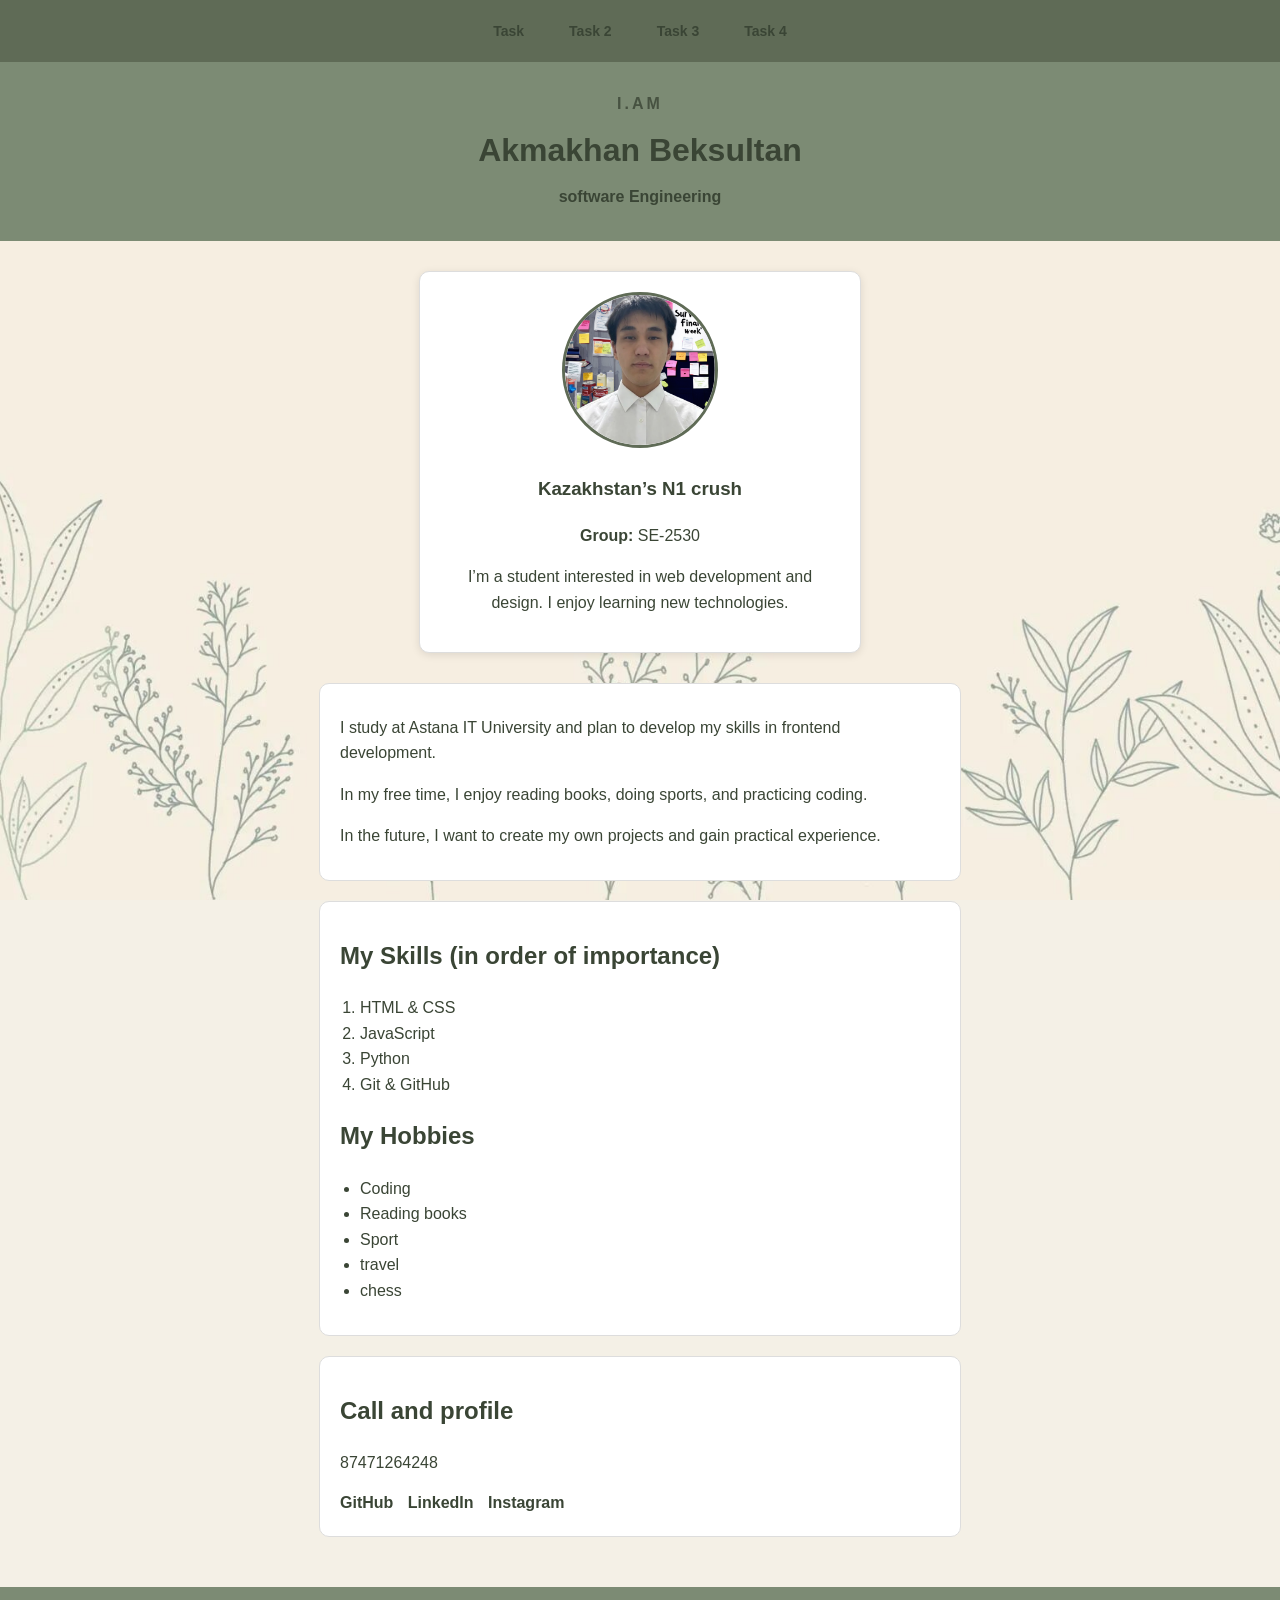
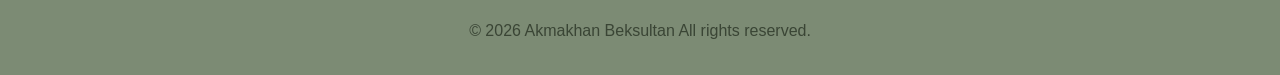
<file: main/B/task 1/index.html>
<!DOCTYPE html>
<html lang="kk">
<head>
  <meta charset="UTF-8">
  <meta name="viewport" content="width=device-width, initial-scale=1.0">
  <title>Beks</title>
  <link rel="stylesheet" href="styles.css">
</head>
<body>

  <nav class="navbar">
    <a href="index.html">Task</a>
    <a href="index2.html">Task 2</a>
    <a href="index3.html">Task 3</a>
    <a href="task4.html">Task 4</a>
  </nav>

  <header id="main-header">
    <h1 class="eyebrow">I.AM</h1>
    <h1 class="main-name">Akmakhan Beksultan</h1>
    <h2>software Engineering</h2>
  </header>

  <main>

    <section class="profile-card">
      <img src="b.jpg" alt="Менің суретім" class="profile-img" height="500" width="500">
      <h3>Kazakhstan’s N1 crush</h3>

      <p><strong>Group:</strong> SE-2530</p>
      <p>I’m a student interested in web development and design. I enjoy learning new technologies.</p>
    </section>

    <section class="about">
      <p>I study at Astana IT University and plan to develop my skills in frontend development.</p>
      <p>In my free time, I enjoy reading books, doing sports, and practicing coding.</p>
      <p>In the future, I want to create my own projects and gain practical experience.</p>
    </section>

    <section class="skills">
      <h2>My Skills (in order of importance)</h2>
      <ol>
        <li>HTML & CSS</li>
        <li>JavaScript</li>
        <li>Python</li>
        <li>Git & GitHub</li>
      </ol>

      <h2>My Hobbies</h2>
      <ul>
        <li>Coding</li>
        <li>Reading books</li>
        
        <li>Sport</li>
        <li>travel</li>
        <li>chess</li>
      </ul>
    </section>

    <section class="links">
      <h2>Call and profile</h2>
      <ul class="contact-list">
        <li>87471264248</li>
      </ul>
      <a href="https://github.com/" target="_blank">GitHub</a>
      <a href="https://linkedin.com/" target="_blank">LinkedIn</a>
      <a href="https://instagram.com/" target="_blank">Instagram</a>
    </section>

  </main>

  <footer>
    <p>© 2026 Akmakhan Beksultan All rights reserved.</p>
  </footer>

</body>
</html>
</file>
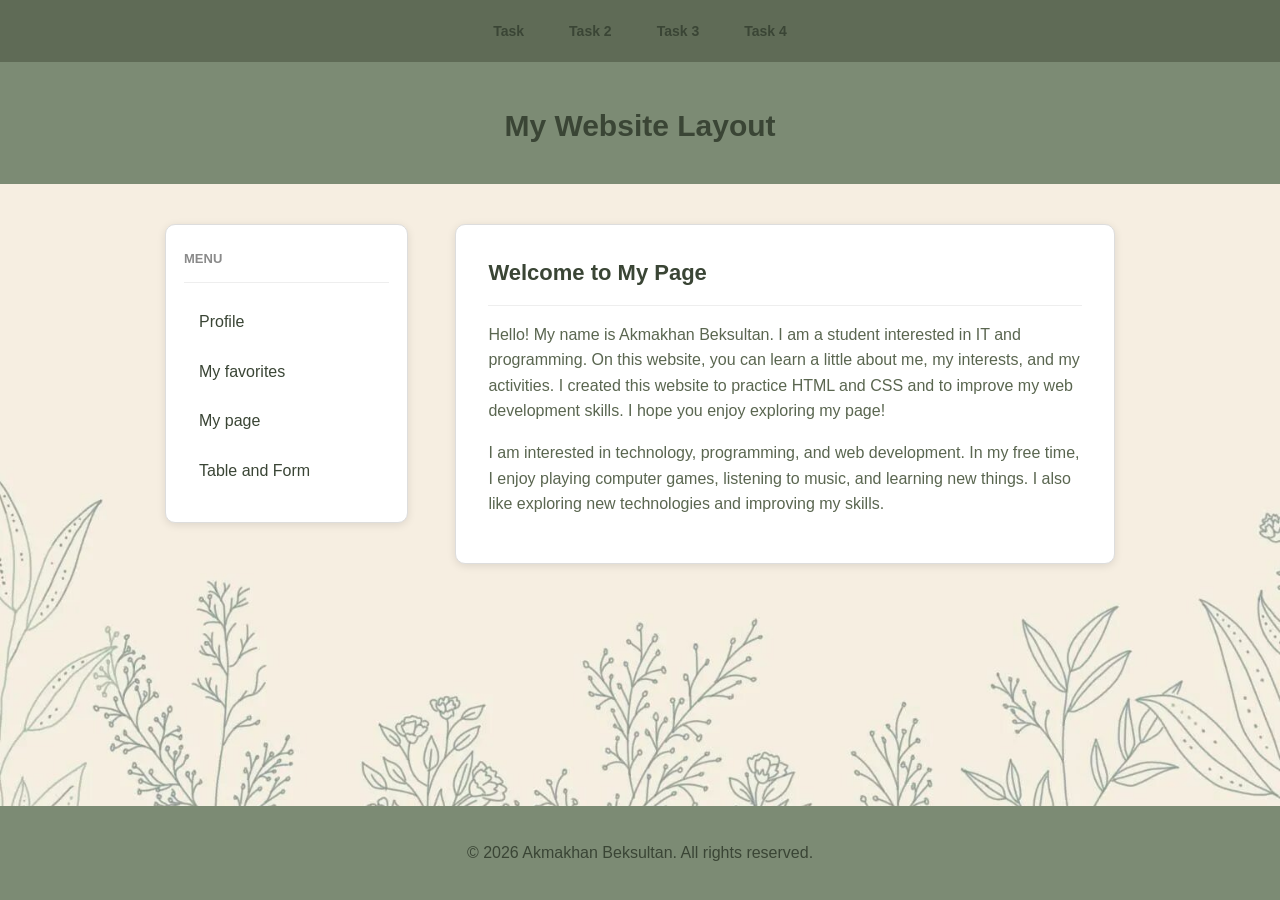
<file: main/B/task 1/index2.html>
<!DOCTYPE html>
<html lang="kk">
<head>
  <meta charset="UTF-8">
  <meta name="viewport" content="width=device-width, initial-scale=1.0">
  <title>Task 2 - Layout</title>
  <link rel="stylesheet" href="styles.css">
</head>
<body>

  <nav class="navbar">
    <a href="index.html">Task</a>
    <a href="index2.html">Task 2</a>
    <a href="index3.html">Task 3</a>
    <a href="task4.html">Task 4</a>
  </nav>

  <div id="t2-header">
    <h1>My Website Layout</h1>
  </div>

  <div id="t2-page">

    <div id="t2-sidebar">
      <h2>Menu</h2>
      <ul>
        <li><a href="index.html">Profile</a></li>
        <li><a href="index3.html">My favorites</a></li>
        <li><a href="index2.html">My page</a></li>
        <li><a href="index4.html">Table and Form</a></li>
      </ul>
    </div>

    <div id="t2-main">
      <h2>Welcome to My Page</h2>
      <p>
        Hello! My name is Akmakhan Beksultan. I am a student interested in IT and programming. On this website, you can learn a little about me, my interests, and my activities.

I created this website to practice HTML and CSS and to improve my web development skills. I hope you enjoy exploring my page!
      </p>
      <p>
        I am interested in technology, programming, and web development. In my free time, I enjoy playing computer games, listening to music, and learning new things. I also like exploring new technologies and improving my skills.
      </p>
    </div>

    <div id="t2-clear"></div>

  </div>

  <div id="t2-footer">
    <p>&copy; 2026 Akmakhan Beksultan. All rights reserved.</p>
  </div>

</body>
</html>
</file>
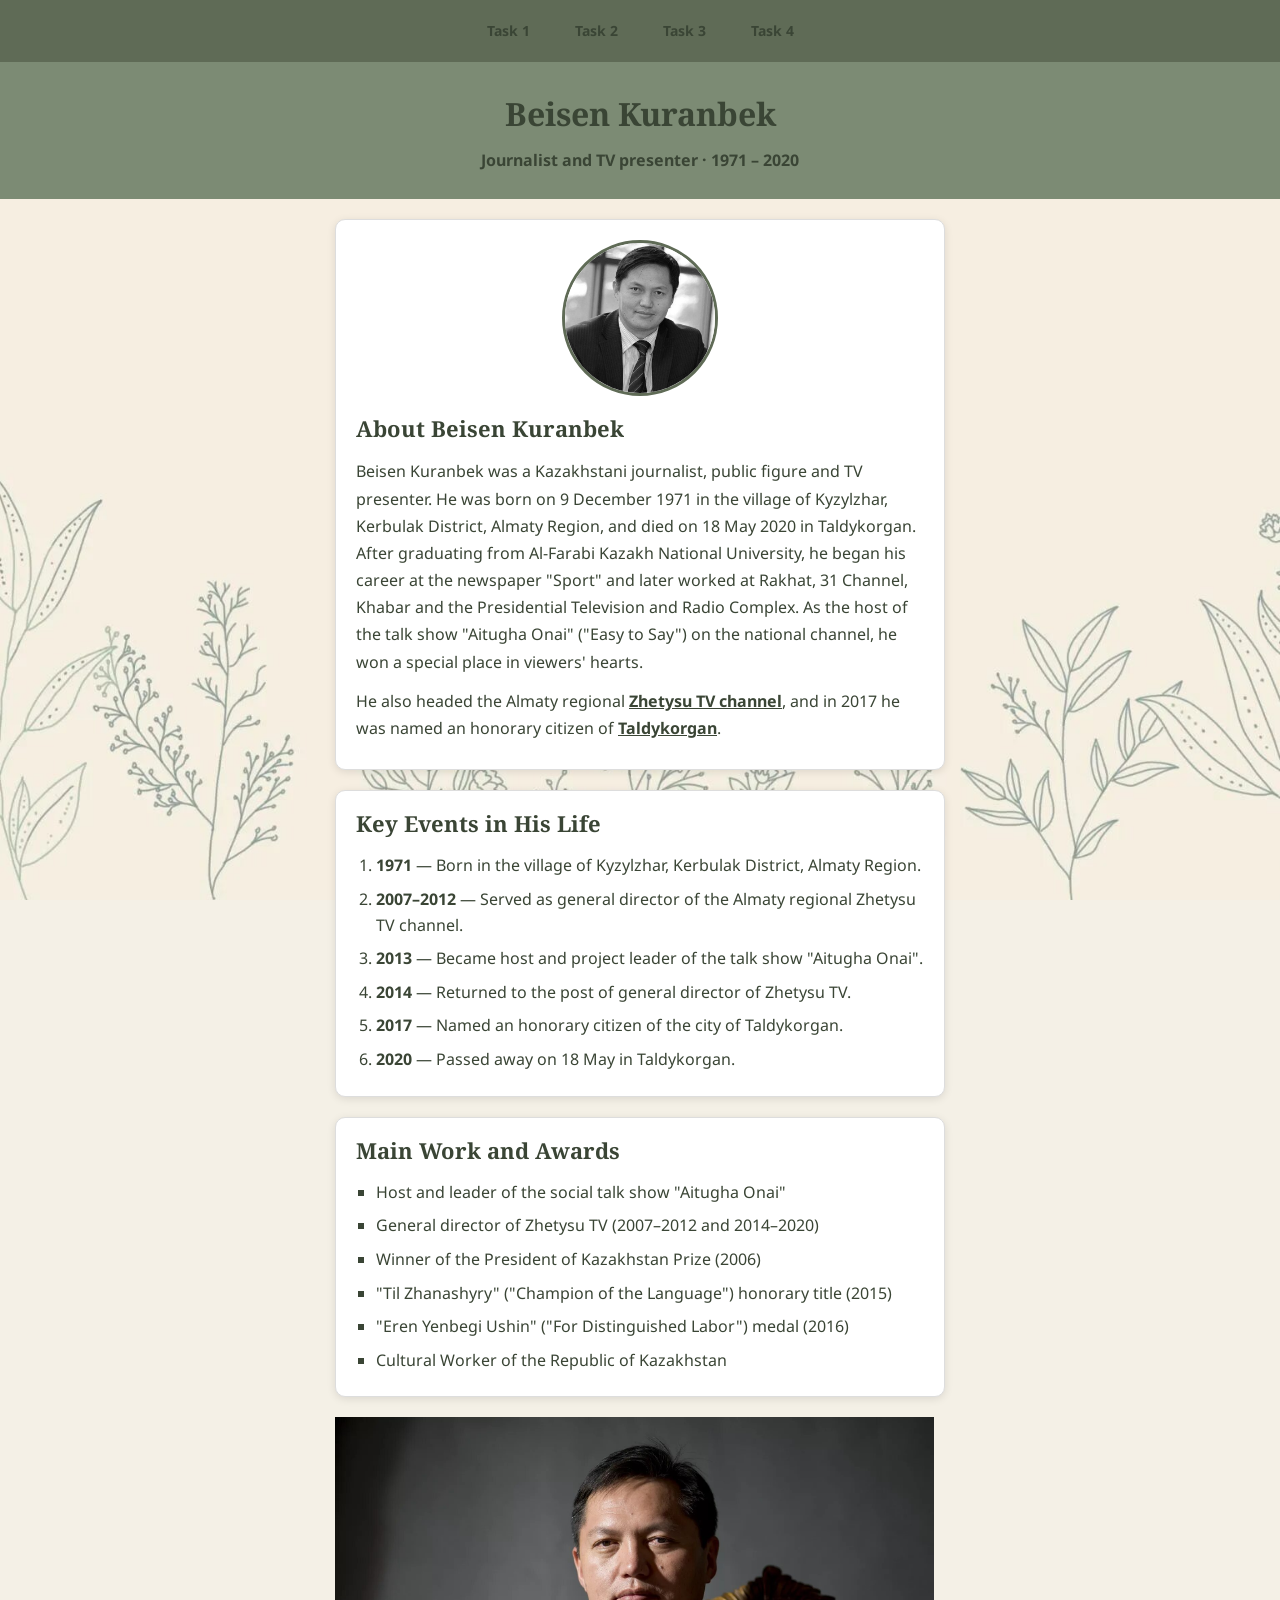
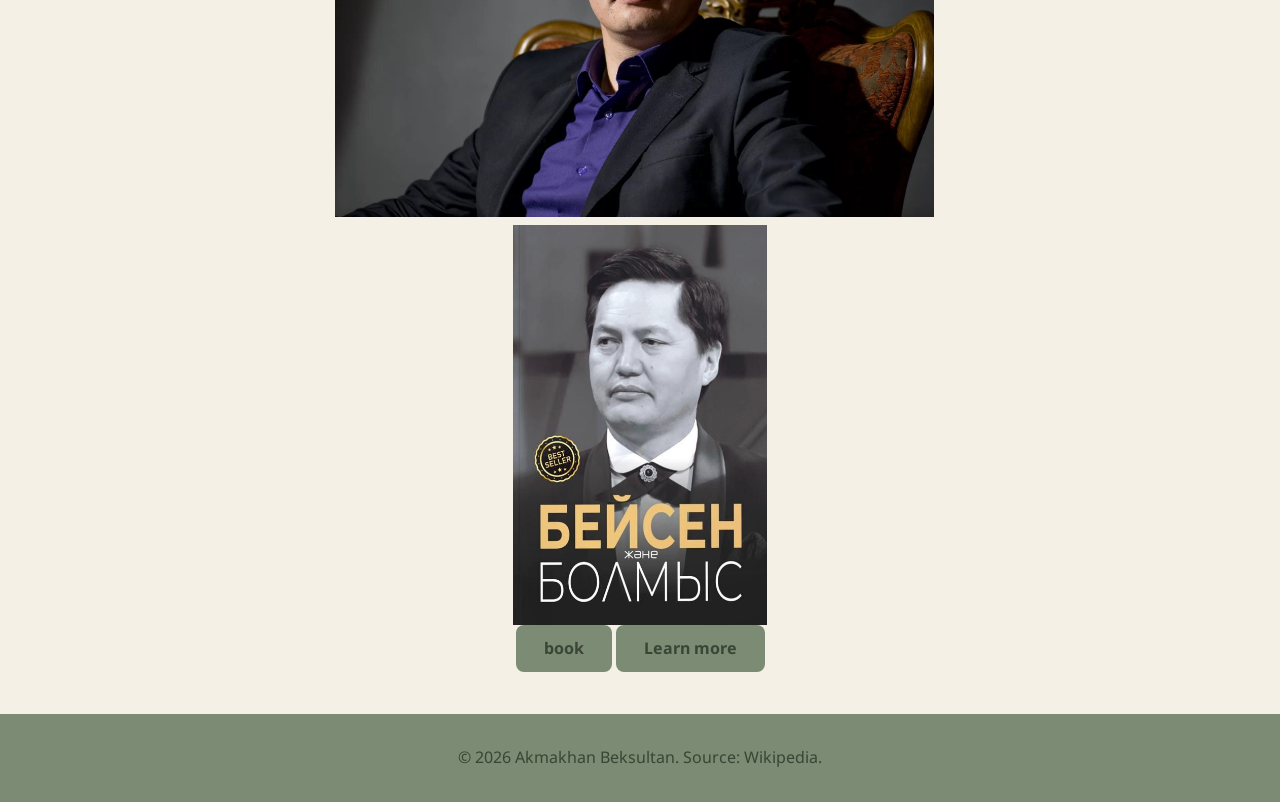
<file: main/B/task 1/index3.html>
<!DOCTYPE html>
<html lang="en">
<head>
  <meta charset="UTF-8">
  <meta name="viewport" content="width=device-width, initial-scale=1.0">
  <title>Task 3 - Tribute Page</title>

  <link rel="preconnect" href="https://fonts.googleapis.com">
  <link rel="preconnect" href="https://fonts.gstatic.com" crossorigin>
  <link href="https://fonts.googleapis.com/css2?family=Noto+Sans:wght@400;600&family=Noto+Serif:wght@400;700&display=swap" rel="stylesheet">

  <link rel="stylesheet" href="styles.css">
</head>
<body class="tribute">

  <nav class="navbar">
    <a href="index.html">Task 1</a>
    <a href="index2.html">Task 2</a>
    <a href="index3.html">Task 3</a>
    <a href="index4.html">Task 4</a>
  </nav>

  <header id="t3-header">
    <h1>Beisen Kuranbek</h1>
    <h3>Journalist and TV presenter · 1971 – 2020</h3>
  </header>

  <main class="content">

    <section class="t3-intro">
      <img class="t3-portrait" src="kk.jpeg"
           alt="Portrait of Beisen Kuranbek, journalist and TV presenter">

      <h2>About Beisen Kuranbek</h2>
      <p>
        Beisen Kuranbek was a Kazakhstani journalist, public figure and TV presenter.
        He was born on 9 December 1971 in the village of Kyzylzhar, Kerbulak District, Almaty Region,
        and died on 18 May 2020 in Taldykorgan.
        After graduating from Al-Farabi Kazakh National University, he began his career at the newspaper "Sport"
        and later worked at Rakhat, 31 Channel, Khabar and the Presidential Television and Radio Complex.
        As the host of the talk show "Aitugha Onai" ("Easy to Say") on the national channel,
        he won a special place in viewers' hearts.
      </p>
      <p>
        He also headed the Almaty regional
        <a href="https://kk.wikipedia.org/wiki/%D0%96%D0%B5%D1%82%D1%96%D1%81%D1%83_(%D1%82%D0%B5%D0%BB%D0%B5%D0%B0%D1%80%D0%BD%D0%B0)"
           target="_blank" rel="noopener">Zhetysu TV channel</a>,
        and in 2017 he was named an honorary citizen of
        <a href="https://kk.wikipedia.org/wiki/%D0%A2%D0%B0%D0%BB%D0%B4%D1%8B%D2%9B%D0%BE%D1%80%D2%93%D0%B0%D0%BD"
           target="_blank" rel="noopener">Taldykorgan</a>.
      </p>
    </section>

    <section>
      <h2>Key Events in His Life</h2>
      <ol class="t3-timeline">
        <li><strong>1971</strong> — Born in the village of Kyzylzhar, Kerbulak District, Almaty Region.</li>
        <li><strong>2007–2012</strong> — Served as general director of the Almaty regional Zhetysu TV channel.</li>
        <li><strong>2013</strong> — Became host and project leader of the talk show "Aitugha Onai".</li>
        <li><strong>2014</strong> — Returned to the post of general director of Zhetysu TV.</li>
        <li><strong>2017</strong> — Named an honorary citizen of the city of Taldykorgan.</li>
        <li><strong>2020</strong> — Passed away on 18 May in Taldykorgan.</li>
      </ol>
    </section>

    <section>
      <h2>Main Work and Awards</h2>
      <ul class="t3-awards">
        <li>Host and leader of the social talk show "Aitugha Onai"</li>
        <li>General director of Zhetysu TV (2007–2012 and 2014–2020)</li>
        <li>Winner of the President of Kazakhstan Prize (2006)</li>
        <li>"Til Zhanashyry" ("Champion of the Language") honorary title (2015)</li>
        <li>"Eren Yenbegi Ushin" ("For Distinguished Labor") medal (2016)</li>
        <li>Cultural Worker of the Republic of Kazakhstan</li>
      </ul>
    </section>
      <img src="mm.jfif" alt="кітап" height="400" >
<div> 
      <img src="Beisen aga.jpg" alt="кітап" height="400" width="" style="display: block; margin: 0 auto;"> 
      </div>

    <p class="t3-more">
         <a class="btn"
         href="https://books.yandex.uz/books/TBgbTEmh"
         target="_blank" rel="noopener">book</a>

    
      <a class="btn"
         href="https://kk.wikipedia.org/wiki/%D0%91%D0%B5%D0%B9%D1%81%D0%B5%D0%BD_%D0%90%D0%B1%D0%B0%D0%B9%D2%B1%D0%BB%D1%8B_%D2%9A%D2%B1%D1%80%D0%B0%D0%BD%D0%B1%D0%B5%D0%BA"
         target="_blank" rel="noopener">Learn more</a>
    </p>

  </main>

  <footer>
    <p>© 2026 Akmakhan Beksultan. Source: Wikipedia.</p>
  </footer>

</body>
</html>
</file>
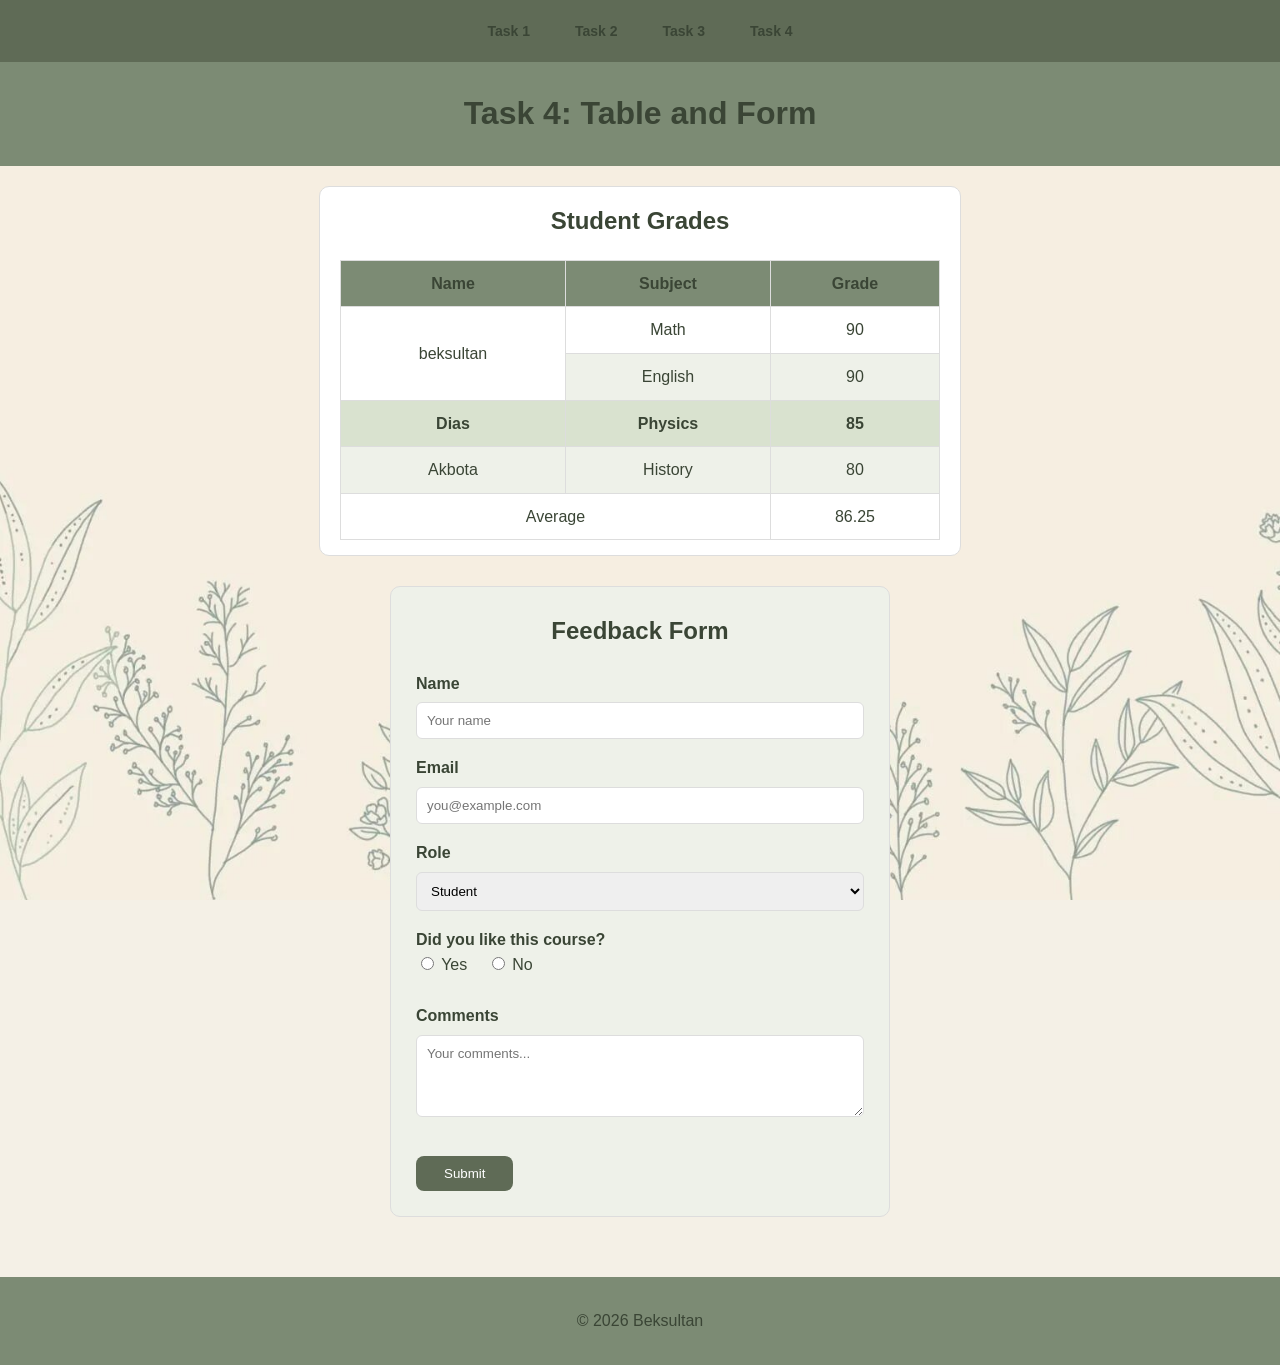
<file: main/B/task 1/index4.html>
<!DOCTYPE html>
<html lang="en">
<head>
  <meta charset="UTF-8">
  <meta name="viewport" content="width=device-width, initial-scale=1.0">
  <title>Task 4 - Table and Form</title>
  <link rel="stylesheet" href="styles.css">
</head>
<body>
  <nav class="navbar">
    <a href="index.html">Task 1</a>
    <a href="task2.html">Task 2</a>
    <a href="task3.html">Task 3</a>
    <a href="task4.html">Task 4</a>
  </nav>

  <header id="main-header">
    <h1 class="main-name">Task 4: Table and Form</h1>
  </header>

  <main>

    <section class="about">
      <h2 id="table-title">Student Grades</h2>

      <table>
        <thead>
          <tr>
            <th>Name</th>
            <th>Subject</th>
            <th>Grade</th>
          </tr>
        </thead>
        <tbody>
          <tr>
            <td rowspan="2">beksultan</td> 
            <td>Math</td>
            <td>90</td>
          </tr>
          <tr>
            <td>English</td>
            <td>90</td>
          </tr>
          <tr class="highlight-row">
            <td>Dias</td>
            <td>Physics</td>
            <td>85</td>
          </tr>
          <tr>
            <td>Akbota</td>
            <td>History</td>
            <td>80</td>
          </tr>
          <tr>
            <td colspan="2">Average</td>
            <td>86.25</td>
          </tr>
        </tbody>
      </table>
    </section>

    <form id="feedback-form" action="#" method="post">
      <h2>Feedback Form</h2>

      <label for="name">Name</label>
      <input type="text" id="name" name="name" placeholder="Your name" required>

      <label for="email">Email</label>
      <input type="email" id="email" name="email" placeholder="you@example.com" required>

      <label for="role">Role</label>
      <select id="role" name="role">
        <option>Student</option>
        <option>Teacher</option>
        <option>Other</option>
      </select>

      <label>Did you like this course?</label><br>
      <label class="option"><input type="radio" name="like" value="yes"> Yes</label>
      <label class="option"><input type="radio" name="like" value="no"> No</label>

      <br><br>
      <label for="comments">Comments</label>
      <textarea id="comments" name="comments" rows="4" placeholder="Your comments..."></textarea>

      <button type="submit" class="submit-btn">Submit</button>
    </form>

  </main>

  <footer>
    <p>&copy; 2026 Beksultan</p>
  </footer>

</body>
</html>
</file>
<file: main/B/task 1/styles.css>
:root {
  --dark: #3a4535;
  --mid: #5f6b56;
  --light: #7c8b74;
  --border: #ddd;
  --shadow: 0 2px 8px rgba(0, 0, 0, 0.1);
}

body {
  min-height: 100vh;
  display: flex;              
  flex-direction: column;
  margin: 0;
  font-family: 'Segoe UI', Arial, sans-serif;
  line-height: 1.6;
  color: var(--dark);
  background: #f4f0e6 url('i.jfif') bottom center / cover no-repeat fixed;
}

main, #t2-page, .content { flex: 1; }

p { font-size: 16px; }
a { text-decoration: none; }

.navbar {
  display: flex;
  justify-content: center;
  gap: 25px;
  padding: 14px 10px;
  background-color: var(--mid);
}

.navbar a {
  padding: 6px 10px;
  font-size: 14px;
  font-weight: bold;
  color: var(--dark);
  border-radius: 5px;
}

.navbar a:hover { background-color: var(--light); }

#main-header, #t2-header, #t3-header {
  padding: 18px 20px;
  text-align: center;
  color: var(--dark);
  background-color: var(--light);
}

#t2-header { padding: 40px 20px 34px; }

.eyebrow {
  margin-bottom: 5px;
  font-size: 16px;
  letter-spacing: 3px;
  opacity: 0.8;
}

.main-name { margin: 8px 0; font-size: 32px; }

#main-header h2 { margin-top: 8px; font-size: 16px; }

#t2-header h1 { margin: 0; font-size: 30px; }

#t3-header h1 {
  margin: 8px 0;
  font-size: 32px;
  font-family: 'Noto Serif', Georgia, serif;
}

#t3-header h3 { margin: 8px 0; font-size: 16px; }

.profile-card, .about, .skills, .links,
#t2-sidebar, #t2-main, .content section {
  background-color: #fff;
  border: 1px solid var(--border);
  border-radius: 10px;
}

.profile-card, #t2-sidebar, #t2-main, .content section {
  box-shadow: var(--shadow);
}

.profile-card {
  max-width: 400px;
  margin: 30px auto;
  padding: 20px;
  text-align: center;
}

.about, .skills, .links {
  max-width: 600px;
  margin: 20px auto;
  padding: 15px 20px;
}

.profile-img, .t3-portrait {
  width: 150px;
  height: 150px;
  max-width: 100%;
  object-fit: cover;
  border: 3px solid var(--mid);
  border-radius: 50%;
}

.skills ol, .skills ul { padding-left: 20px; }

.links ul { margin: 0 0 10px; padding: 0; list-style: none; }

.links a {
  display: inline-block;
  margin: 5px 10px 5px 0;
  font-weight: bold;
  color: var(--dark);
}

.links a:hover {
  padding: 5px 10px;
  background-color: var(--light);
  border-radius: 5px;
}


footer, #t2-footer {
  margin-top: 30px;
  padding: 15px;
  text-align: center;
  color: var(--dark);
  background-color: var(--light);
}

#t2-footer { padding: 18px; font-size: 14px; }

#t2-page {
  overflow: hidden;           
  width: 100%;
  max-width: 1000px;
  margin: 30px auto;
  padding: 0 15px;
  box-sizing: border-box;
}

#t2-sidebar, #t2-main { margin: 10px; box-sizing: border-box; }

#t2-sidebar { float: left; width: 25%; padding: 24px 18px; }
#t2-main { float: right; width: 68%; padding: 30px 32px; }

#t2-clear { clear: both; }

#t2-sidebar h2 {
  margin: 0 0 16px;
  padding-bottom: 12px;
  font-size: 13px;
  text-transform: uppercase;
  color: #8a8a8a;
  border-bottom: 1px solid #eee;
}

#t2-sidebar ul { margin: 0; padding: 0; list-style: none; }
#t2-sidebar li { margin-bottom: 4px; }

#t2-sidebar a {
  display: block;
  padding: 10px 12px;
  color: var(--dark);
  border-left: 3px solid transparent;
  border-radius: 6px;
}

#t2-sidebar a:hover {
  background-color: #eef1e9;
  border-left-color: var(--mid);
}

#t2-main h2 {
  margin: 0 0 14px;
  padding-bottom: 14px;
  font-size: 22px;
  border-bottom: 1px solid #eee;
}

#t2-main p { color: #5a6650; }

body.tribute { font-family: 'Noto Sans', 'Segoe UI', Arial, sans-serif; }

.content {
  width: 100%;
  max-width: 640px;
  margin: 0 auto;
  padding: 0 15px;
  box-sizing: border-box;
}

.content section { margin: 20px 0; padding: 15px 20px; }

.content h2 {
  margin: 0 0 12px;
  font-size: 22px;
  font-family: 'Noto Serif', Georgia, serif;
}

.content p { margin: 0 0 12px; line-height: 1.7; }

.t3-portrait { display: block; margin: 5px auto 15px; }

.t3-timeline, .t3-awards { margin: 0; padding-left: 20px; }
.t3-timeline { list-style-type: decimal; }
.t3-awards { list-style-type: square; }
.t3-timeline li, .t3-awards li { margin-bottom: 8px; }

.content a {
  font-weight: bold;
  color: var(--dark);
  text-decoration: underline;
}

.content a:hover { background-color: var(--light); border-radius: 5px; }

.t3-more { margin-top: 20px; text-align: center; }

.content a.btn {
  display: inline-block;
  padding: 10px 28px;
  background-color: var(--light);
  text-decoration: none;
  border-radius: 8px;
}

.content a.btn:hover { background-color: var(--mid); color: #fff; }

#table-title { margin-top: 0; text-align: center; }  

table {
  width: 100%;
  border-collapse: collapse;
  text-align: center;                            
}

th, td {
  padding: 10px;                                    
  border: 1px solid var(--border);                 
}

th { background-color: var(--light); }    

table tr:nth-child(even) { background-color: #eef1e9; }
td[rowspan] { background-color: #fff; }

table tr.highlight-row {                  
  background-color: #d9e2cf;
  font-weight: bold;
}

#feedback-form {
  width: 500px;           
  max-width: 100%;
  margin: 30px auto;                               
  padding: 25px;
  box-sizing: border-box;
  background-color: #eef1e9;
  border: 1px solid var(--border);
  border-radius: 10px;
}

#feedback-form h2 { margin-top: 0; text-align: center; }

#feedback-form label { font-weight: bold; }       

#feedback-form input[type="text"],
#feedback-form input[type="email"],
#feedback-form select,
#feedback-form textarea {
  width: 100%;
  margin: 6px 0 16px;
  padding: 10px;
  box-sizing: border-box;
  font-family: inherit;
  border: 1px solid var(--border);
  border-radius: 6px;
}

#feedback-form .option { margin-right: 15px; font-weight: normal; } 

.submit-btn {
  display: block;
  margin-top: 16px;
  padding: 10px 28px;
  color: #fff;
  background-color: var(--mid);
  border: none;
  border-radius: 8px;
  cursor: pointer;
}
.submit-btn:hover { background-color: var(--dark); }
</file>
